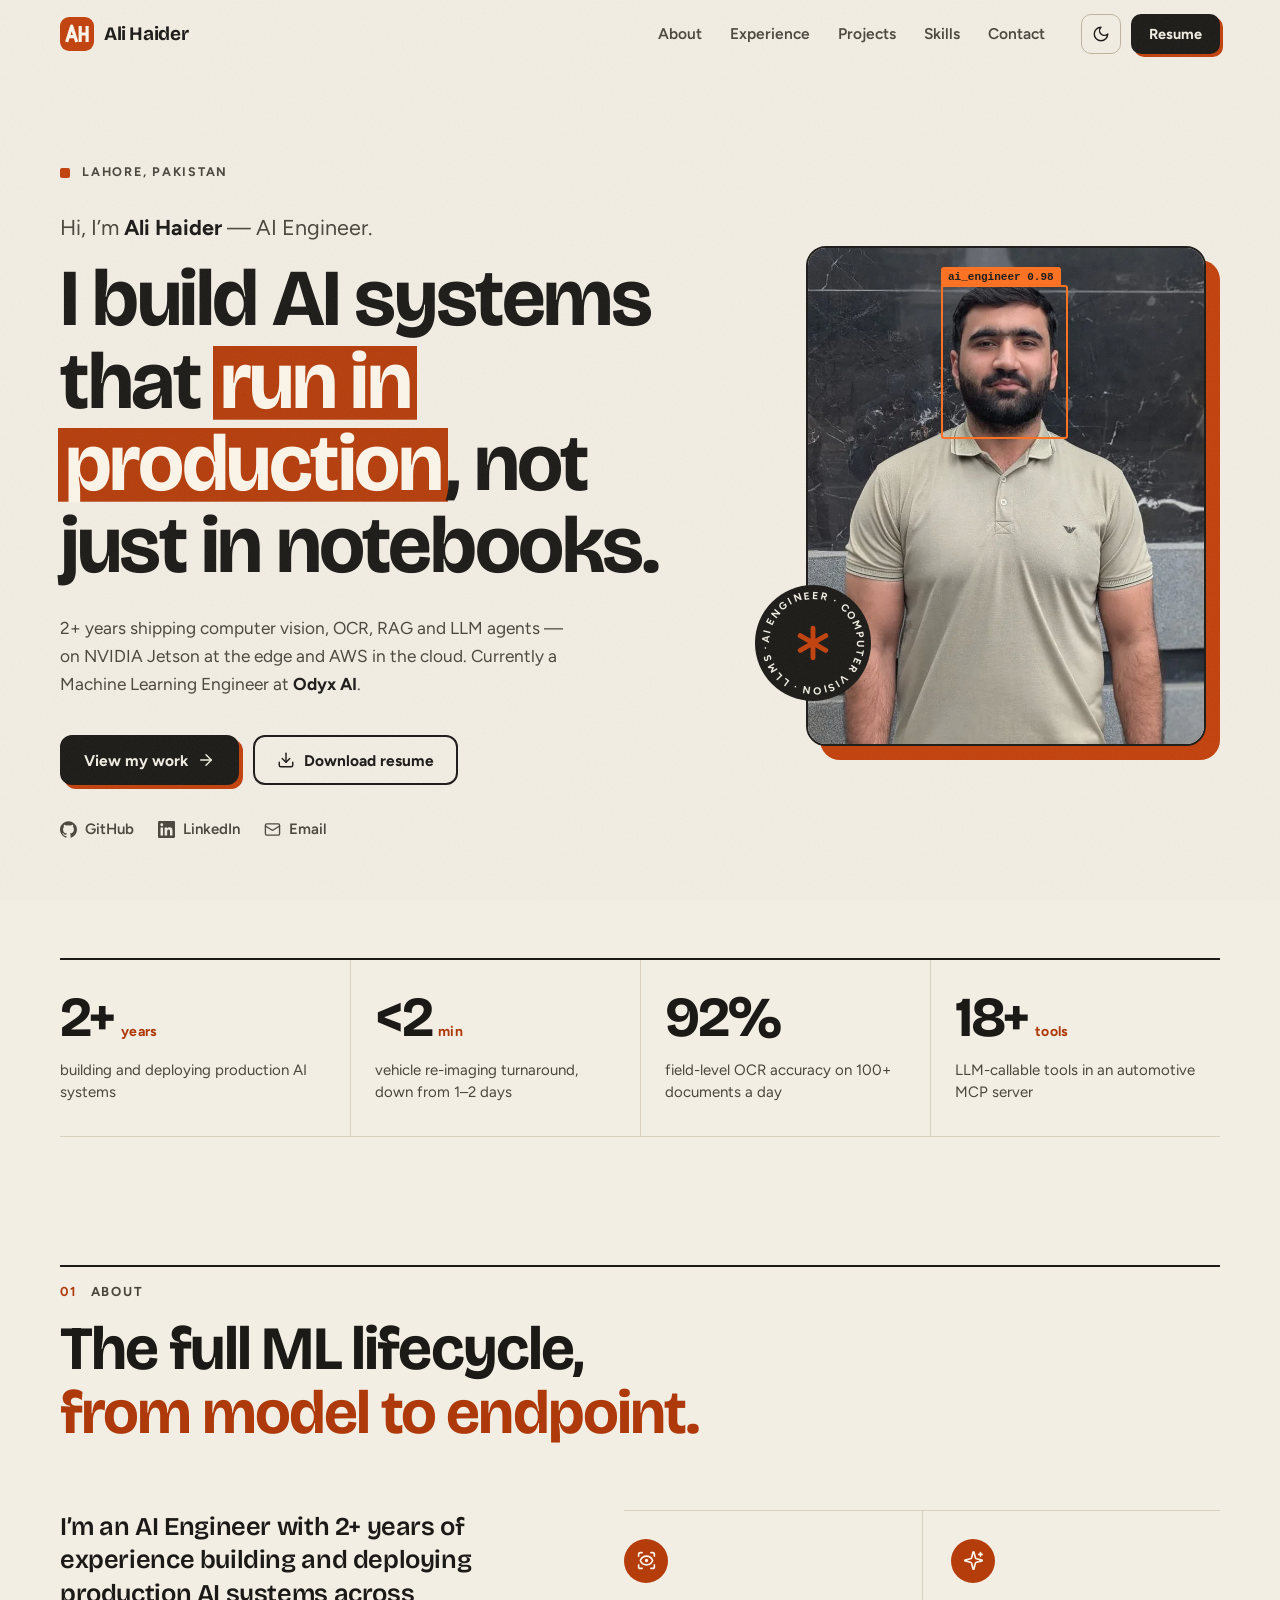
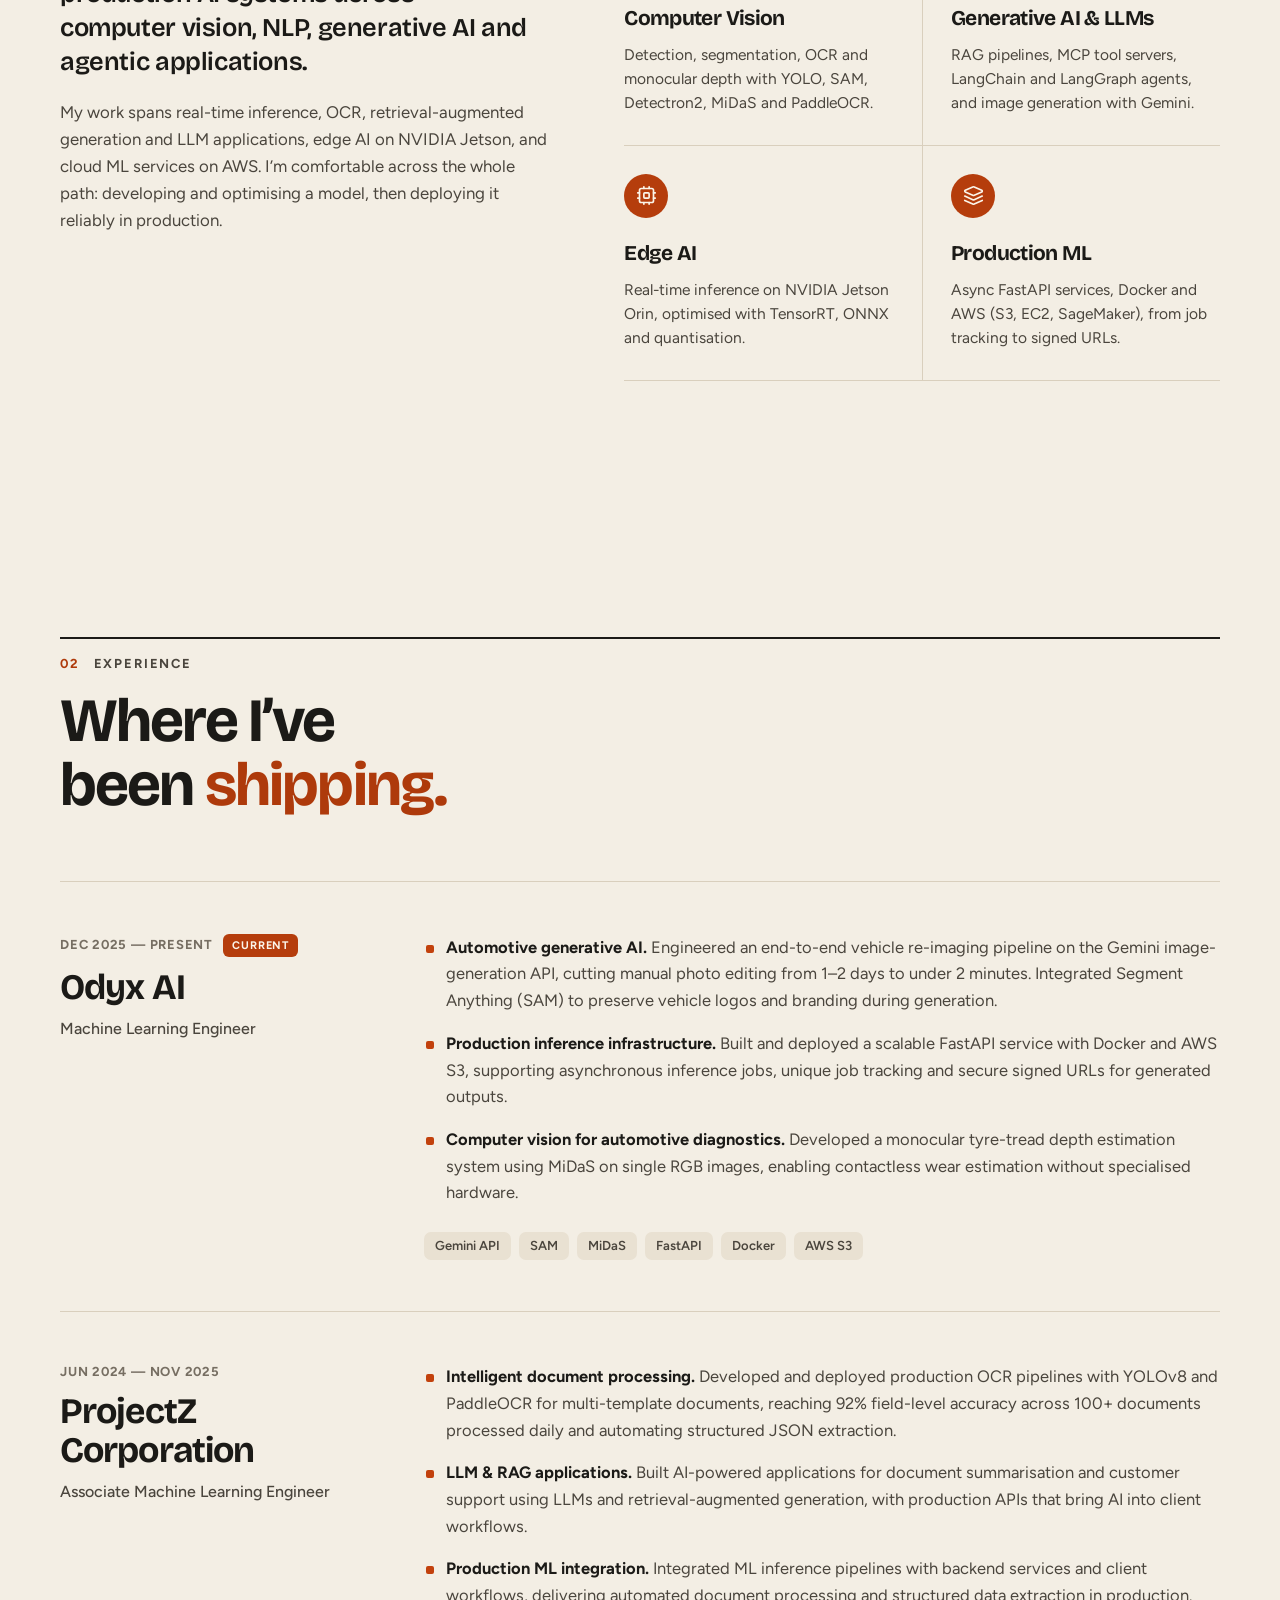
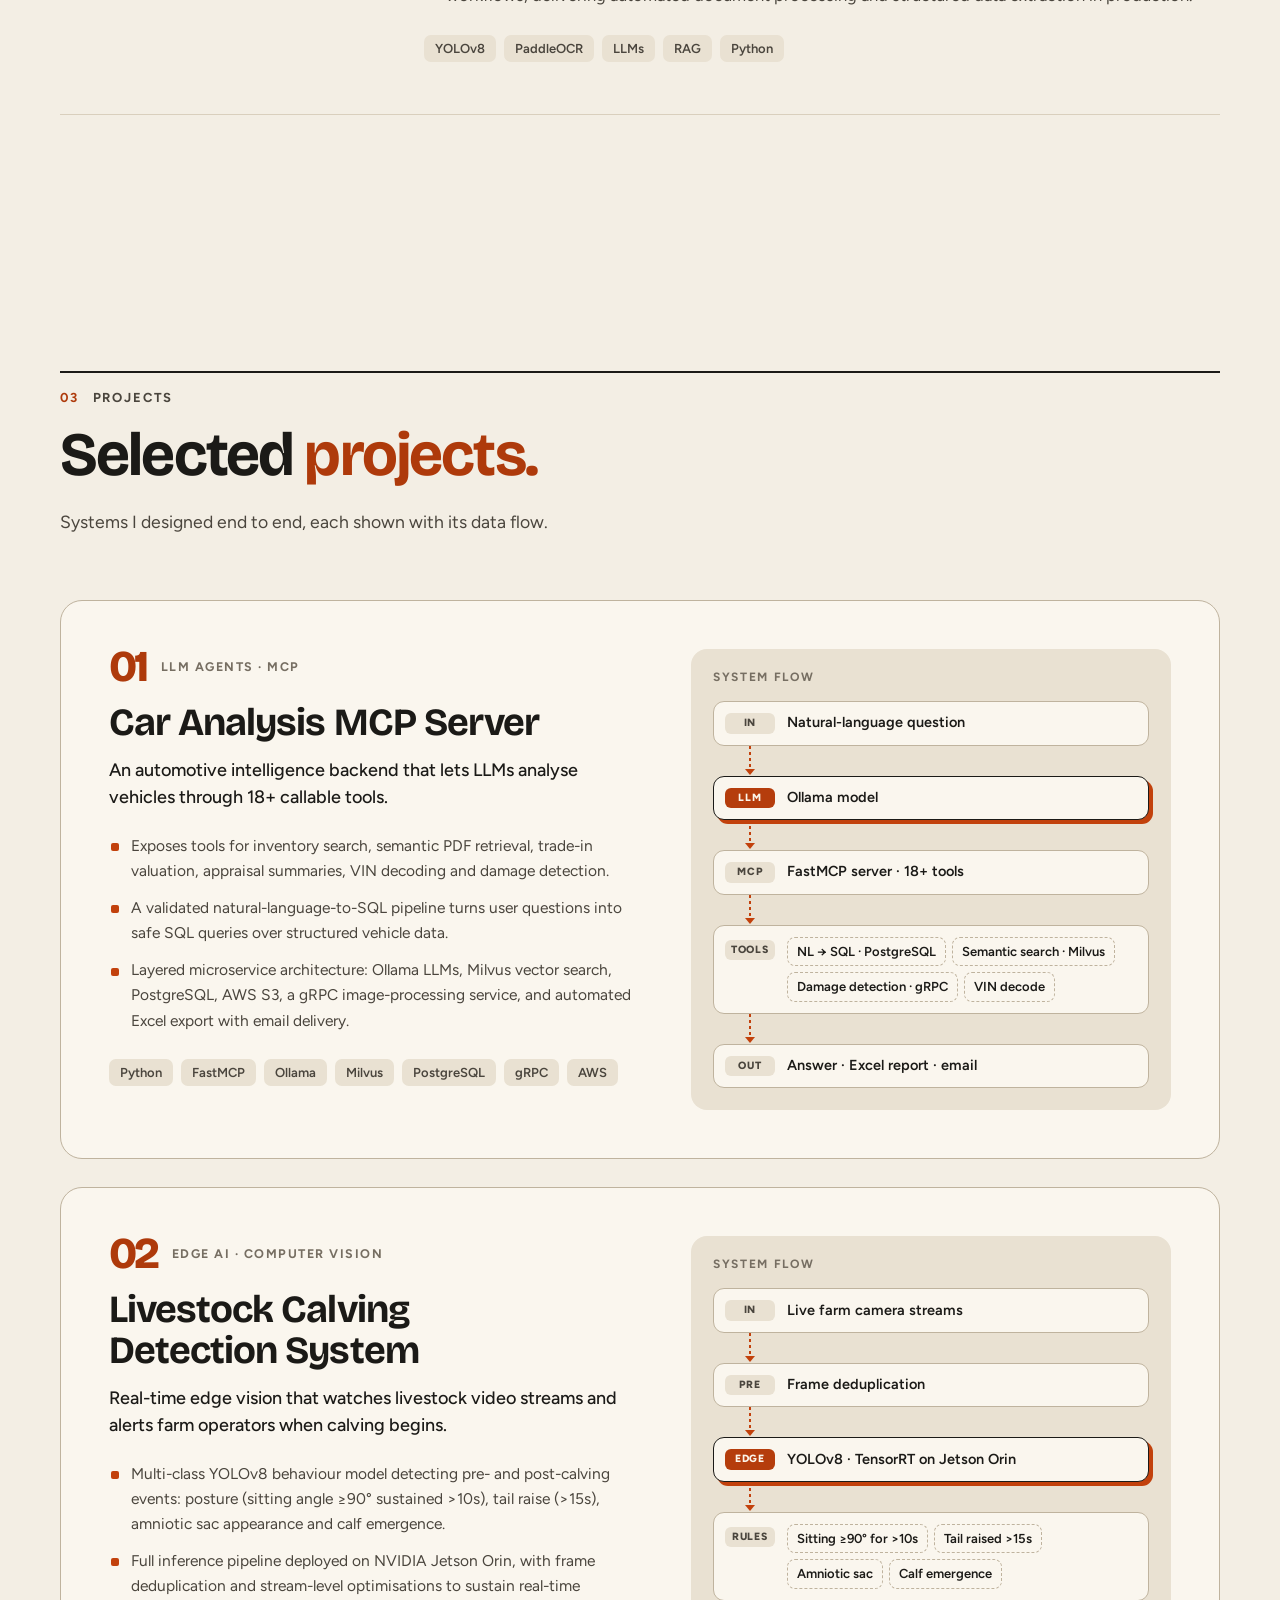
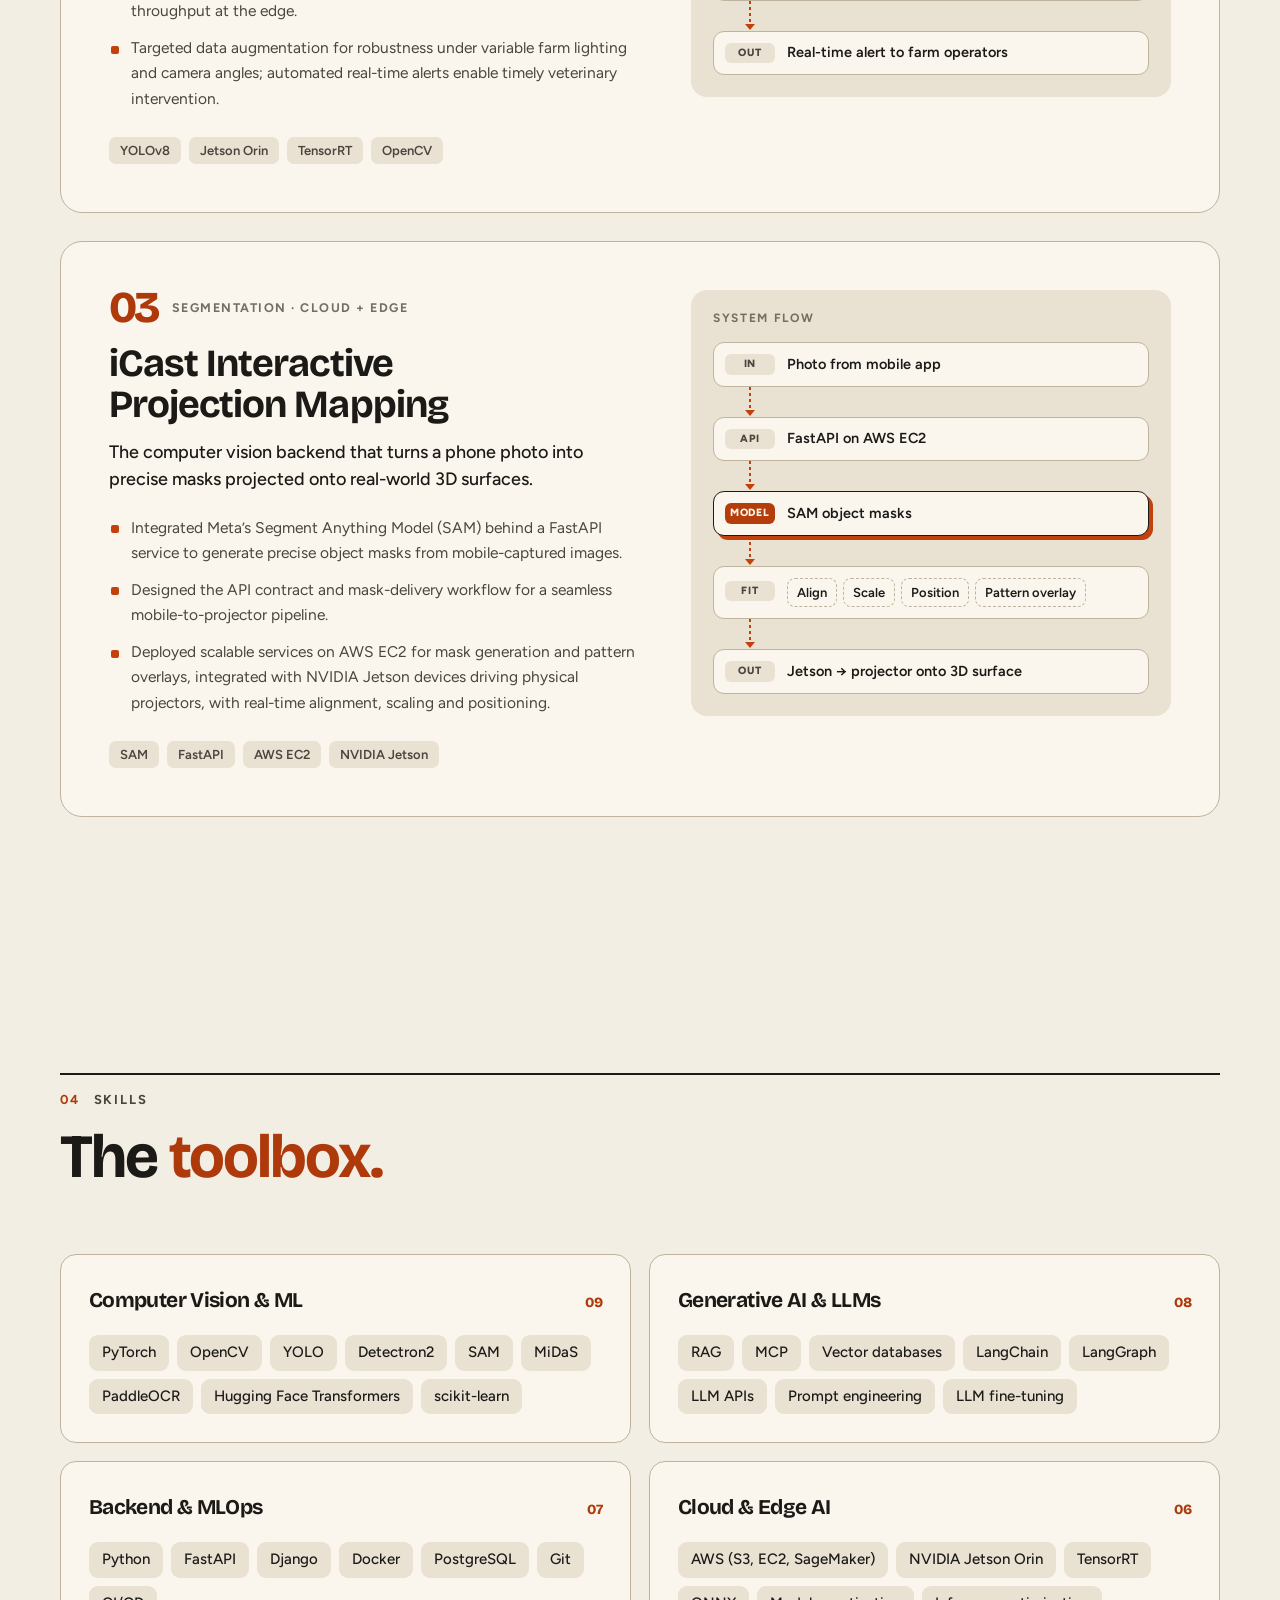
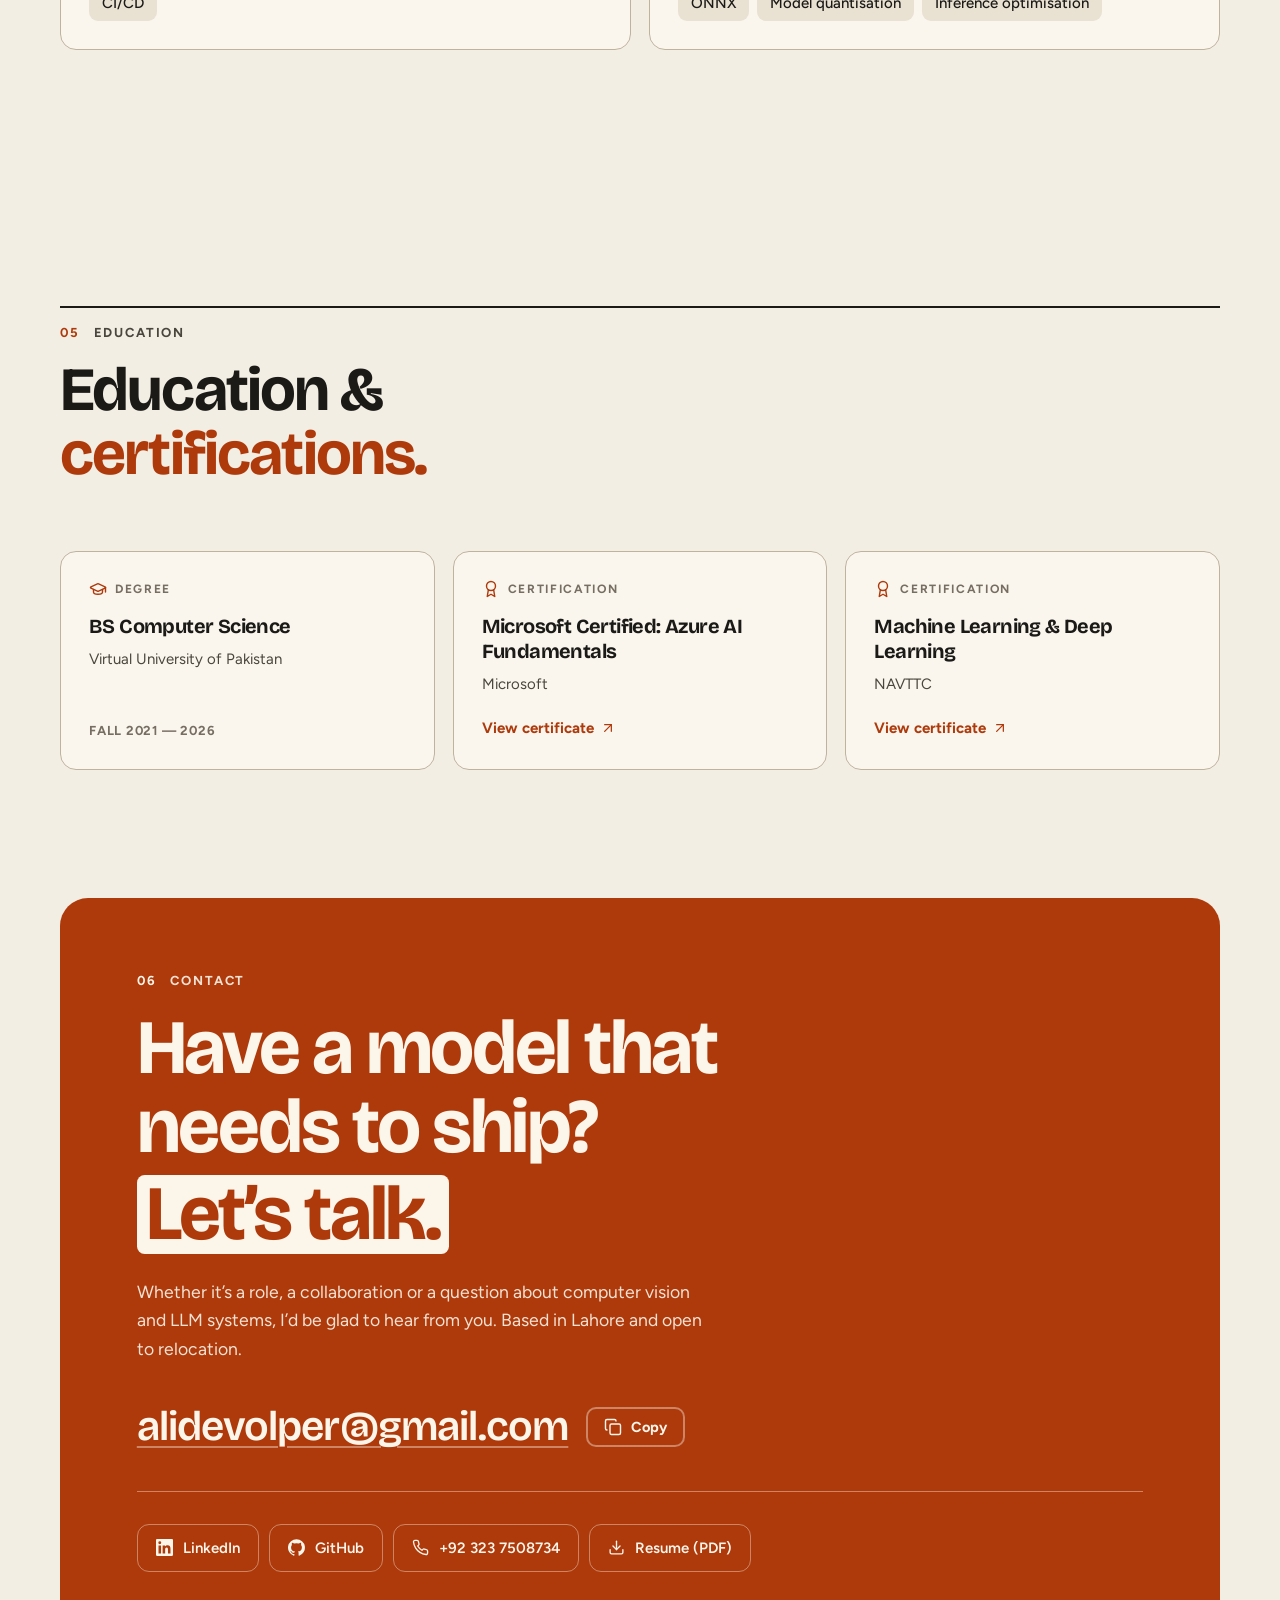
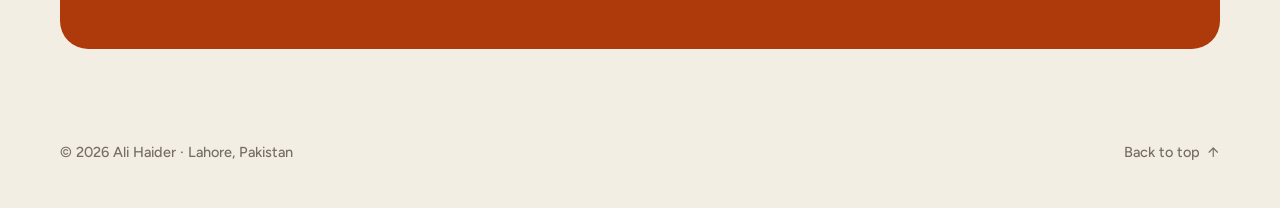
<file: index.html>
<!doctype html>
<html lang="en">
<head>
  <meta charset="utf-8">
  <meta name="viewport" content="width=device-width, initial-scale=1">
  <title>Ali Haider — AI Engineer</title>
  <meta name="description" content="Ali Haider is an AI Engineer in Lahore, Pakistan, building production computer vision, OCR, RAG and LLM systems, from NVIDIA Jetson edge devices to AWS.">
  <meta name="author" content="Ali Haider">
  <meta name="theme-color" content="#f3eee4" media="(prefers-color-scheme: light)">
  <meta name="theme-color" content="#1a1714" media="(prefers-color-scheme: dark)">

  <!-- Social previews (og:image must be a full URL for LinkedIn/WhatsApp to show it) -->
  <link rel="canonical" href="https://alihaider21.github.io/">
  <meta property="og:type" content="website">
  <meta property="og:url" content="https://alihaider21.github.io/">
  <meta property="og:title" content="Ali Haider — AI Engineer">
  <meta property="og:description" content="Production computer vision, generative AI and agentic systems, from edge devices to the cloud.">
  <meta property="og:image" content="https://alihaider21.github.io/assets/img/og-image.jpg">
  <meta name="twitter:card" content="summary_large_image">

  <link rel="icon" href="favicon.svg" type="image/svg+xml">
  <link rel="apple-touch-icon" href="assets/img/apple-touch-icon.png">

  <link rel="preconnect" href="https://fonts.googleapis.com">
  <link rel="preconnect" href="https://fonts.gstatic.com" crossorigin>
  <link href="https://fonts.googleapis.com/css2?family=Bricolage+Grotesque:opsz,wght@12..96,500..800&family=Figtree:ital,wght@0,400..700;1,400..700&display=swap" rel="stylesheet">
  <link rel="preload" as="image" href="assets/img/ali-haider.webp" type="image/webp">
  <link rel="stylesheet" href="css/style.css">

  <script>
    // Apply the saved theme before first paint to avoid a flash.
    (function () {
      var root = document.documentElement;
      root.classList.add('js');
      try { var t = localStorage.getItem('theme'); if (t === 'light' || t === 'dark') root.dataset.theme = t; } catch (e) {}
    })();
  </script>

  <script type="application/ld+json">
  {
    "@context": "https://schema.org",
    "@type": "Person",
    "name": "Ali Haider",
    "jobTitle": "AI Engineer",
    "email": "mailto:alidevolper@gmail.com",
    "address": { "@type": "PostalAddress", "addressLocality": "Lahore", "addressCountry": "PK" },
    "worksFor": { "@type": "Organization", "name": "Odyx AI" },
    "alumniOf": { "@type": "CollegeOrUniversity", "name": "Virtual University of Pakistan" },
    "sameAs": ["https://github.com/alihaider21", "https://www.linkedin.com/in/ali-haider-ai/"],
    "knowsAbout": ["Computer Vision", "Generative AI", "Large Language Models", "Retrieval-Augmented Generation", "Edge AI", "MLOps"]
  }
  </script>
</head>
<body>
  <!-- Icon sprite -->
  <svg class="sprite" aria-hidden="true" focusable="false">
    <symbol id="i-github" viewBox="0 0 24 24"><path fill="currentColor" stroke="none" d="M12 .3a12 12 0 0 0-3.8 23.38c.6.12.83-.26.83-.57L9 21.07c-3.34.72-4.04-1.61-4.04-1.61-.55-1.39-1.34-1.76-1.34-1.76-1.08-.74.09-.73.09-.73 1.2.09 1.84 1.24 1.84 1.24 1.07 1.83 2.81 1.3 3.5 1 .1-.78.42-1.31.76-1.61-2.67-.3-5.47-1.33-5.47-5.93 0-1.31.47-2.38 1.24-3.22-.14-.3-.54-1.52.1-3.18 0 0 1-.32 3.3 1.23a11.5 11.5 0 0 1 6 0c2.28-1.55 3.29-1.23 3.29-1.23.64 1.66.24 2.88.12 3.18a4.65 4.65 0 0 1 1.23 3.22c0 4.61-2.8 5.63-5.48 5.92.42.36.81 1.1.81 2.22l-.01 3.29c0 .31.2.69.82.57A12 12 0 0 0 12 .3"/></symbol>
    <symbol id="i-linkedin" viewBox="0 0 24 24"><path fill="currentColor" stroke="none" d="M20.45 20.45h-3.56v-5.57c0-1.33-.02-3.04-1.85-3.04-1.85 0-2.13 1.45-2.13 2.94v5.67H9.35V9h3.41v1.56h.05c.48-.9 1.64-1.85 3.37-1.85 3.6 0 4.27 2.37 4.27 5.46v6.28zM5.34 7.43a2.06 2.06 0 1 1 0-4.13 2.06 2.06 0 0 1 0 4.13zm1.78 13.02H3.56V9h3.56v11.45zM22.23 0H1.77C.79 0 0 .77 0 1.73v20.54C0 23.23.79 24 1.77 24h20.45c.98 0 1.78-.77 1.78-1.73V1.73C24 .77 23.2 0 22.22 0z"/></symbol>
    <symbol id="i-mail" viewBox="0 0 24 24"><rect x="2" y="4" width="20" height="16" rx="2"/><path d="m22 7-8.97 5.7a1.94 1.94 0 0 1-2.06 0L2 7"/></symbol>
    <symbol id="i-phone" viewBox="0 0 24 24"><path d="M22 16.92v3a2 2 0 0 1-2.18 2 19.8 19.8 0 0 1-8.63-3.07 19.5 19.5 0 0 1-6-6A19.8 19.8 0 0 1 2.12 4.18 2 2 0 0 1 4.11 2h3a2 2 0 0 1 2 1.72c.13.96.36 1.9.7 2.81a2 2 0 0 1-.45 2.11L8.09 9.91a16 16 0 0 0 6 6l1.27-1.27a2 2 0 0 1 2.11-.45c.91.34 1.85.57 2.81.7A2 2 0 0 1 22 16.92z"/></symbol>
    <symbol id="i-pin" viewBox="0 0 24 24"><path d="M20 10c0 6-8 12-8 12s-8-6-8-12a8 8 0 0 1 16 0Z"/><circle cx="12" cy="10" r="3"/></symbol>
    <symbol id="i-download" viewBox="0 0 24 24"><path d="M21 15v4a2 2 0 0 1-2 2H5a2 2 0 0 1-2-2v-4"/><path d="m7 10 5 5 5-5"/><path d="M12 15V3"/></symbol>
    <symbol id="i-arrow-right" viewBox="0 0 24 24"><path d="M5 12h14"/><path d="m12 5 7 7-7 7"/></symbol>
    <symbol id="i-arrow-up-right" viewBox="0 0 24 24"><path d="M7 7h10v10"/><path d="M7 17 17 7"/></symbol>
    <symbol id="i-arrow-up" viewBox="0 0 24 24"><path d="m5 12 7-7 7 7"/><path d="M12 19V5"/></symbol>
    <symbol id="i-sun" viewBox="0 0 24 24"><circle cx="12" cy="12" r="4"/><path d="M12 2v2M12 20v2M4.93 4.93l1.41 1.41M17.66 17.66l1.41 1.41M2 12h2M20 12h2M6.34 17.66l-1.41 1.41M19.07 4.93l-1.41 1.41"/></symbol>
    <symbol id="i-moon" viewBox="0 0 24 24"><path d="M12 3a6 6 0 0 0 9 9 9 9 0 1 1-9-9Z"/></symbol>
    <symbol id="i-menu" viewBox="0 0 24 24"><path d="M4 7h16M4 12h16M4 17h16"/></symbol>
    <symbol id="i-x" viewBox="0 0 24 24"><path d="M18 6 6 18M6 6l12 12"/></symbol>
    <symbol id="i-copy" viewBox="0 0 24 24"><rect x="8" y="8" width="14" height="14" rx="2"/><path d="M4 16a2 2 0 0 1-2-2V4a2 2 0 0 1 2-2h10a2 2 0 0 1 2 2"/></symbol>
    <symbol id="i-check" viewBox="0 0 24 24"><path d="M20 6 9 17l-5-5"/></symbol>
    <symbol id="i-scan" viewBox="0 0 24 24"><path d="M3 7V5a2 2 0 0 1 2-2h2M17 3h2a2 2 0 0 1 2 2v2M21 17v2a2 2 0 0 1-2 2h-2M7 21H5a2 2 0 0 1-2-2v-2"/><circle cx="12" cy="12" r="1"/><path d="M18.94 12.33a1 1 0 0 0 0-.66 7.5 7.5 0 0 0-13.88 0 1 1 0 0 0 0 .66 7.5 7.5 0 0 0 13.88 0"/></symbol>
    <symbol id="i-sparkles" viewBox="0 0 24 24"><path d="M9.94 15.5A2 2 0 0 0 8.5 14.06l-6.13-1.58a.5.5 0 0 1 0-.96L8.5 9.94A2 2 0 0 0 9.94 8.5l1.58-6.14a.5.5 0 0 1 .96 0l1.58 6.14a2 2 0 0 0 1.44 1.44l6.13 1.58a.5.5 0 0 1 0 .96l-6.13 1.58a2 2 0 0 0-1.44 1.44l-1.58 6.13a.5.5 0 0 1-.96 0z"/><path d="M20 3v4M22 5h-4"/></symbol>
    <symbol id="i-cpu" viewBox="0 0 24 24"><rect x="4" y="4" width="16" height="16" rx="2"/><rect x="9" y="9" width="6" height="6" rx="1"/><path d="M15 2v2M15 20v2M2 15h2M2 9h2M20 15h2M20 9h2M9 2v2M9 20v2"/></symbol>
    <symbol id="i-layers" viewBox="0 0 24 24"><path d="M12.83 2.18a2 2 0 0 0-1.66 0L2.6 6.08a1 1 0 0 0 0 1.83l8.58 3.91a2 2 0 0 0 1.66 0l8.58-3.9a1 1 0 0 0 0-1.83Z"/><path d="m22 17.65-9.17 4.16a2 2 0 0 1-1.66 0L2 17.65"/><path d="m22 12.65-9.17 4.16a2 2 0 0 1-1.66 0L2 12.65"/></symbol>
    <symbol id="i-cap" viewBox="0 0 24 24"><path d="M21.42 10.92a1 1 0 0 0-.02-1.84L12.83 5.18a2 2 0 0 0-1.66 0L2.6 9.08a1 1 0 0 0 0 1.83l8.57 3.91a2 2 0 0 0 1.66 0z"/><path d="M22 10v6"/><path d="M6 12.5V16a6 3 0 0 0 12 0v-3.5"/></symbol>
    <symbol id="i-award" viewBox="0 0 24 24"><circle cx="12" cy="8" r="6"/><path d="M15.48 12.89 17 22l-5-3-5 3 1.52-9.11"/></symbol>
  </svg>

  <a class="skip-link" href="#main">Skip to content</a>
  <div class="progress" aria-hidden="true"></div>

  <header class="site-header">
    <nav class="nav container" aria-label="Primary">
      <a class="brand" href="#top" aria-label="Ali Haider — back to top">
        <img class="brand-mark" src="favicon.svg" width="32" height="32" alt="">
        <span class="brand-name">Ali Haider</span>
      </a>

      <ul class="nav-links" id="nav-links">
        <li><a href="#about">About</a></li>
        <li><a href="#experience">Experience</a></li>
        <li><a href="#projects">Projects</a></li>
        <li><a href="#skills">Skills</a></li>
        <li><a href="#contact">Contact</a></li>
      </ul>

      <div class="nav-actions">
        <button class="icon-btn theme-toggle" type="button" aria-label="Toggle colour theme">
          <svg class="icon i-sun"><use href="#i-sun"/></svg>
          <svg class="icon i-moon"><use href="#i-moon"/></svg>
        </button>
        <a class="btn btn-sm btn-primary nav-resume" href="https://drive.google.com/file/d/10DHb1CscIpyzsxv9k8oUMbcNLwpF-wdC/view?usp=sharing" target="_blank" rel="noopener">Resume</a>
        <button class="icon-btn menu-toggle" type="button" aria-expanded="false" aria-controls="nav-links" aria-label="Open menu">
          <svg class="icon i-menu"><use href="#i-menu"/></svg>
          <svg class="icon i-x"><use href="#i-x"/></svg>
        </button>
      </div>
    </nav>
  </header>

  <main id="main">
    <!-- ============ HERO ============ -->
    <section class="hero" id="top">
      <div class="container hero-grid">
        <div class="hero-copy">
          <p class="eyebrow"><span class="dot" aria-hidden="true"></span>Lahore, Pakistan</p>
          <h1 class="hero-title">
            <span class="hero-hello">Hi, I’m <strong>Ali Haider</strong> — AI Engineer.</span>
            <span class="hero-statement">I build AI systems that <em>run in production</em>, not just in notebooks.</span>
          </h1>
          <p class="hero-lede">
            2+ years shipping computer vision, OCR, RAG and LLM agents — on NVIDIA Jetson at the edge and AWS in the cloud.
            Currently a Machine Learning Engineer at <strong>Odyx&nbsp;AI</strong>.
          </p>
          <div class="hero-cta">
            <a class="btn btn-primary" href="#projects">View my work <svg class="icon"><use href="#i-arrow-right"/></svg></a>
            <a class="btn btn-ghost" href="https://drive.google.com/file/d/10DHb1CscIpyzsxv9k8oUMbcNLwpF-wdC/view?usp=sharing" target="_blank" rel="noopener"><svg class="icon"><use href="#i-download"/></svg> Download resume</a>
          </div>
          <ul class="hero-social" aria-label="Profiles">
            <li><a href="https://github.com/alihaider21" target="_blank" rel="noopener"><svg class="icon"><use href="#i-github"/></svg> GitHub</a></li>
            <li><a href="https://www.linkedin.com/in/ali-haider-ai/" target="_blank" rel="noopener"><svg class="icon"><use href="#i-linkedin"/></svg> LinkedIn</a></li>
            <li><a href="mailto:alidevolper@gmail.com"><svg class="icon"><use href="#i-mail"/></svg> Email</a></li>
          </ul>
        </div>

        <figure class="hero-photo">
          <div class="photo-frame">
            <picture>
              <source srcset="assets/img/ali-haider.webp" type="image/webp">
              <img src="assets/img/ali-haider.jpg" width="760" height="950" alt="Portrait of Ali Haider" fetchpriority="high">
            </picture>
            <div class="bbox" aria-hidden="true"><span class="bbox-label">ai_engineer <b>0.98</b></span></div>
          </div>
          <svg class="sticker" viewBox="0 0 120 120" aria-hidden="true" focusable="false">
            <defs><path id="sticker-ring" d="M60 60m-45 0a45 45 0 1 1 90 0a45 45 0 1 1-90 0"/></defs>
            <circle class="sticker-bg" cx="60" cy="60" r="59"/>
            <g class="sticker-spin">
              <text><textPath href="#sticker-ring" textLength="280" lengthAdjust="spacing">AI ENGINEER · COMPUTER VISION · LLMS ·</textPath></text>
            </g>
            <path class="sticker-star" d="M60 45v30M47 52.5l26 15M47 67.5l26-15"/>
          </svg>
        </figure>
      </div>

      <div class="container">
        <ul class="stats" aria-label="Highlights">
          <li class="stat reveal">
            <p class="stat-value">2+<small>years</small></p>
            <p class="stat-label">building and deploying production AI systems</p>
          </li>
          <li class="stat reveal">
            <p class="stat-value">&lt;2<small>min</small></p>
            <p class="stat-label">vehicle re-imaging turnaround, down from 1–2 days</p>
          </li>
          <li class="stat reveal">
            <p class="stat-value">92%</p>
            <p class="stat-label">field-level OCR accuracy on 100+ documents a day</p>
          </li>
          <li class="stat reveal">
            <p class="stat-value">18+<small>tools</small></p>
            <p class="stat-label">LLM-callable tools in an automotive MCP server</p>
          </li>
        </ul>
      </div>
    </section>

    <!-- ============ ABOUT ============ -->
    <section class="section" id="about">
      <div class="container">
        <header class="section-head reveal">
          <p class="section-kicker"><span>01</span>About</p>
          <h2 class="section-title">The full ML lifecycle, <em>from model to endpoint.</em></h2>
        </header>

        <div class="about-grid">
          <div class="about-text reveal">
            <p>I’m an AI Engineer with 2+ years of experience building and deploying production AI systems across computer vision, NLP, generative AI and agentic applications.</p>
            <p>My work spans real-time inference, OCR, retrieval-augmented generation and LLM applications, edge AI on NVIDIA Jetson, and cloud ML services on AWS. I’m comfortable across the whole path: developing and optimising a model, then deploying it reliably in production.</p>
          </div>

          <ul class="focus-grid">
            <li class="focus-card reveal">
              <span class="focus-icon"><svg class="icon"><use href="#i-scan"/></svg></span>
              <h3>Computer Vision</h3>
              <p>Detection, segmentation, OCR and monocular depth with YOLO, SAM, Detectron2, MiDaS and PaddleOCR.</p>
            </li>
            <li class="focus-card reveal">
              <span class="focus-icon"><svg class="icon"><use href="#i-sparkles"/></svg></span>
              <h3>Generative AI &amp; LLMs</h3>
              <p>RAG pipelines, MCP tool servers, LangChain and LangGraph agents, and image generation with Gemini.</p>
            </li>
            <li class="focus-card reveal">
              <span class="focus-icon"><svg class="icon"><use href="#i-cpu"/></svg></span>
              <h3>Edge AI</h3>
              <p>Real-time inference on NVIDIA Jetson Orin, optimised with TensorRT, ONNX and quantisation.</p>
            </li>
            <li class="focus-card reveal">
              <span class="focus-icon"><svg class="icon"><use href="#i-layers"/></svg></span>
              <h3>Production ML</h3>
              <p>Async FastAPI services, Docker and AWS (S3, EC2, SageMaker), from job tracking to signed URLs.</p>
            </li>
          </ul>
        </div>
      </div>
    </section>

    <!-- ============ EXPERIENCE ============ -->
    <section class="section" id="experience">
      <div class="container">
        <header class="section-head reveal">
          <p class="section-kicker"><span>02</span>Experience</p>
          <h2 class="section-title">Where I’ve been <em>shipping.</em></h2>
        </header>

        <ol class="timeline">
          <li class="role reveal">
            <div class="role-meta">
              <p class="role-dates">Dec 2025 — Present <span class="badge">Current</span></p>
              <h3 class="role-company">Odyx AI</h3>
              <p class="role-title">Machine Learning Engineer</p>
            </div>
            <div class="role-body">
              <ul class="points">
                <li><strong>Automotive generative AI.</strong> Engineered an end-to-end vehicle re-imaging pipeline on the Gemini image-generation API, cutting manual photo editing from 1–2 days to under 2 minutes. Integrated Segment Anything (SAM) to preserve vehicle logos and branding during generation.</li>
                <li><strong>Production inference infrastructure.</strong> Built and deployed a scalable FastAPI service with Docker and AWS S3, supporting asynchronous inference jobs, unique job tracking and secure signed URLs for generated outputs.</li>
                <li><strong>Computer vision for automotive diagnostics.</strong> Developed a monocular tyre-tread depth estimation system using MiDaS on single RGB images, enabling contactless wear estimation without specialised hardware.</li>
              </ul>
              <ul class="tags" aria-label="Technologies">
                <li>Gemini API</li><li>SAM</li><li>MiDaS</li><li>FastAPI</li><li>Docker</li><li>AWS S3</li>
              </ul>
            </div>
          </li>

          <li class="role reveal">
            <div class="role-meta">
              <p class="role-dates">Jun 2024 — Nov 2025</p>
              <h3 class="role-company">ProjectZ Corporation</h3>
              <p class="role-title">Associate Machine Learning Engineer</p>
            </div>
            <div class="role-body">
              <ul class="points">
                <li><strong>Intelligent document processing.</strong> Developed and deployed production OCR pipelines with YOLOv8 and PaddleOCR for multi-template documents, reaching 92% field-level accuracy across 100+ documents processed daily and automating structured JSON extraction.</li>
                <li><strong>LLM &amp; RAG applications.</strong> Built AI-powered applications for document summarisation and customer support using LLMs and retrieval-augmented generation, with production APIs that bring AI into client workflows.</li>
                <li><strong>Production ML integration.</strong> Integrated ML inference pipelines with backend services and client workflows, delivering automated document processing and structured data extraction in production.</li>
              </ul>
              <ul class="tags" aria-label="Technologies">
                <li>YOLOv8</li><li>PaddleOCR</li><li>LLMs</li><li>RAG</li><li>Python</li>
              </ul>
            </div>
          </li>
        </ol>
      </div>
    </section>

    <!-- ============ PROJECTS ============ -->
    <section class="section" id="projects">
      <div class="container">
        <header class="section-head reveal">
          <p class="section-kicker"><span>03</span>Projects</p>
          <h2 class="section-title">Selected <em>projects.</em></h2>
          <p class="section-sub">Systems I designed end to end, each shown with its data flow.</p>
        </header>

        <div class="projects">
          <!-- Project 1 -->
          <article class="project reveal">
            <div class="project-info">
              <p class="project-num"><span>01</span> LLM agents · MCP</p>
              <h3 class="project-title">Car Analysis MCP Server</h3>
              <p class="project-summary">An automotive intelligence backend that lets LLMs analyse vehicles through 18+ callable tools.</p>
              <ul class="points">
                <li>Exposes tools for inventory search, semantic PDF retrieval, trade-in valuation, appraisal summaries, VIN decoding and damage detection.</li>
                <li>A validated natural-language-to-SQL pipeline turns user questions into safe SQL queries over structured vehicle data.</li>
                <li>Layered microservice architecture: Ollama LLMs, Milvus vector search, PostgreSQL, AWS S3, a gRPC image-processing service, and automated Excel export with email delivery.</li>
              </ul>
              <ul class="tags" aria-label="Technologies">
                <li>Python</li><li>FastMCP</li><li>Ollama</li><li>Milvus</li><li>PostgreSQL</li><li>gRPC</li><li>AWS</li>
              </ul>
            </div>
            <div class="pipeline-panel">
              <p class="pipeline-caption"><span>system flow</span></p>
              <ol class="pipeline" aria-label="Car Analysis MCP Server data flow">
                <li class="node"><span class="node-k">in</span>Natural-language question</li>
                <li class="node node-accent"><span class="node-k">llm</span>Ollama model</li>
                <li class="node"><span class="node-k">mcp</span>FastMCP server · 18+ tools</li>
                <li class="node node-fan"><span class="node-k">tools</span>
                  <span class="fan"><span>NL → SQL · PostgreSQL</span><span>Semantic search · Milvus</span><span>Damage detection · gRPC</span><span>VIN decode</span></span>
                </li>
                <li class="node"><span class="node-k">out</span>Answer · Excel report · email</li>
              </ol>
            </div>
          </article>

          <!-- Project 2 -->
          <article class="project reveal">
            <div class="project-info">
              <p class="project-num"><span>02</span> Edge AI · Computer vision</p>
              <h3 class="project-title">Livestock Calving Detection System</h3>
              <p class="project-summary">Real-time edge vision that watches livestock video streams and alerts farm operators when calving begins.</p>
              <ul class="points">
                <li>Multi-class YOLOv8 behaviour model detecting pre- and post-calving events: posture (sitting angle ≥90° sustained &gt;10s), tail raise (&gt;15s), amniotic sac appearance and calf emergence.</li>
                <li>Full inference pipeline deployed on NVIDIA Jetson Orin, with frame deduplication and stream-level optimisations to sustain real-time throughput at the edge.</li>
                <li>Targeted data augmentation for robustness under variable farm lighting and camera angles; automated real-time alerts enable timely veterinary intervention.</li>
              </ul>
              <ul class="tags" aria-label="Technologies">
                <li>YOLOv8</li><li>Jetson Orin</li><li>TensorRT</li><li>OpenCV</li>
              </ul>
            </div>
            <div class="pipeline-panel">
              <p class="pipeline-caption"><span>system flow</span></p>
              <ol class="pipeline" aria-label="Livestock Calving Detection data flow">
                <li class="node"><span class="node-k">in</span>Live farm camera streams</li>
                <li class="node"><span class="node-k">pre</span>Frame deduplication</li>
                <li class="node node-accent"><span class="node-k">edge</span>YOLOv8 · TensorRT on Jetson Orin</li>
                <li class="node node-fan"><span class="node-k">rules</span>
                  <span class="fan"><span>Sitting ≥90° for &gt;10s</span><span>Tail raised &gt;15s</span><span>Amniotic sac</span><span>Calf emergence</span></span>
                </li>
                <li class="node"><span class="node-k">out</span>Real-time alert to farm operators</li>
              </ol>
            </div>
          </article>

          <!-- Project 3 -->
          <article class="project reveal">
            <div class="project-info">
              <p class="project-num"><span>03</span> Segmentation · Cloud + edge</p>
              <h3 class="project-title">iCast Interactive Projection Mapping</h3>
              <p class="project-summary">The computer vision backend that turns a phone photo into precise masks projected onto real-world 3D surfaces.</p>
              <ul class="points">
                <li>Integrated Meta’s Segment Anything Model (SAM) behind a FastAPI service to generate precise object masks from mobile-captured images.</li>
                <li>Designed the API contract and mask-delivery workflow for a seamless mobile-to-projector pipeline.</li>
                <li>Deployed scalable services on AWS EC2 for mask generation and pattern overlays, integrated with NVIDIA Jetson devices driving physical projectors, with real-time alignment, scaling and positioning.</li>
              </ul>
              <ul class="tags" aria-label="Technologies">
                <li>SAM</li><li>FastAPI</li><li>AWS EC2</li><li>NVIDIA Jetson</li>
              </ul>
            </div>
            <div class="pipeline-panel">
              <p class="pipeline-caption"><span>system flow</span></p>
              <ol class="pipeline" aria-label="iCast projection mapping data flow">
                <li class="node"><span class="node-k">in</span>Photo from mobile app</li>
                <li class="node"><span class="node-k">api</span>FastAPI on AWS EC2</li>
                <li class="node node-accent"><span class="node-k">model</span>SAM object masks</li>
                <li class="node node-fan"><span class="node-k">fit</span>
                  <span class="fan"><span>Align</span><span>Scale</span><span>Position</span><span>Pattern overlay</span></span>
                </li>
                <li class="node"><span class="node-k">out</span>Jetson → projector onto 3D surface</li>
              </ol>
            </div>
          </article>
        </div>
      </div>
    </section>

    <!-- ============ SKILLS ============ -->
    <section class="section" id="skills">
      <div class="container">
        <header class="section-head reveal">
          <p class="section-kicker"><span>04</span>Skills</p>
          <h2 class="section-title">The <em>toolbox.</em></h2>
        </header>

        <div class="skills-grid">
          <div class="skill-group reveal">
            <h3>Computer Vision &amp; ML <span>09</span></h3>
            <ul class="chips">
              <li>PyTorch</li><li>OpenCV</li><li>YOLO</li><li>Detectron2</li><li>SAM</li><li>MiDaS</li><li>PaddleOCR</li><li>Hugging Face Transformers</li><li>scikit-learn</li>
            </ul>
          </div>
          <div class="skill-group reveal">
            <h3>Generative AI &amp; LLMs <span>08</span></h3>
            <ul class="chips">
              <li>RAG</li><li>MCP</li><li>Vector databases</li><li>LangChain</li><li>LangGraph</li><li>LLM APIs</li><li>Prompt engineering</li><li>LLM fine-tuning</li>
            </ul>
          </div>
          <div class="skill-group reveal">
            <h3>Backend &amp; MLOps <span>07</span></h3>
            <ul class="chips">
              <li>Python</li><li>FastAPI</li><li>Django</li><li>Docker</li><li>PostgreSQL</li><li>Git</li><li>CI/CD</li>
            </ul>
          </div>
          <div class="skill-group reveal">
            <h3>Cloud &amp; Edge AI <span>06</span></h3>
            <ul class="chips">
              <li>AWS (S3, EC2, SageMaker)</li><li>NVIDIA Jetson Orin</li><li>TensorRT</li><li>ONNX</li><li>Model quantisation</li><li>Inference optimisation</li>
            </ul>
          </div>
        </div>
      </div>
    </section>

    <!-- ============ EDUCATION ============ -->
    <section class="section" id="education">
      <div class="container">
        <header class="section-head reveal">
          <p class="section-kicker"><span>05</span>Education</p>
          <h2 class="section-title">Education &amp; <em>certifications.</em></h2>
        </header>

        <div class="cred-grid">
          <article class="cred reveal">
            <p class="cred-type"><svg class="icon"><use href="#i-cap"/></svg> Degree</p>
            <h3>BS Computer Science</h3>
            <p>Virtual University of Pakistan</p>
            <p class="cred-date">Fall 2021 — 2026</p>
          </article>
          <article class="cred reveal">
            <p class="cred-type"><svg class="icon"><use href="#i-award"/></svg> Certification</p>
            <h3>Microsoft Certified: Azure AI Fundamentals</h3>
            <p>Microsoft</p>
            <a class="cred-link" href="https://drive.google.com/file/d/1oRyeNM0Uiy5yTXONDzXL1voBbHAKOyWp/view?usp=sharing" target="_blank" rel="noopener">View certificate <svg class="icon"><use href="#i-arrow-up-right"/></svg></a>
          </article>
          <article class="cred reveal">
            <p class="cred-type"><svg class="icon"><use href="#i-award"/></svg> Certification</p>
            <h3>Machine Learning &amp; Deep Learning</h3>
            <p>NAVTTC</p>
            <a class="cred-link" href="https://drive.google.com/file/d/1hh8k2XUO2yOLoJEOIIGF-Mi_9r4gMixx/view?usp=sharing" target="_blank" rel="noopener">View certificate <svg class="icon"><use href="#i-arrow-up-right"/></svg></a>
          </article>
        </div>
      </div>
    </section>

    <!-- ============ CONTACT ============ -->
    <section class="section section-contact" id="contact">
      <div class="container">
        <div class="contact-panel reveal">
          <p class="section-kicker"><span>06</span>Contact</p>
          <h2 class="contact-title">Have a model that needs to ship? <em>Let’s&nbsp;talk.</em></h2>
          <p class="contact-lede">Whether it’s a role, a collaboration or a question about computer vision and LLM systems, I’d be glad to hear from you. Based in Lahore and open to relocation.</p>

          <div class="email-row">
            <a class="email-link" href="mailto:alidevolper@gmail.com">alidevolper@gmail.com</a>
            <button class="btn btn-sm copy-btn" type="button" data-copy="alidevolper@gmail.com">
              <svg class="icon i-copy"><use href="#i-copy"/></svg>
              <svg class="icon i-check"><use href="#i-check"/></svg>
              <span aria-live="polite">Copy</span>
            </button>
          </div>

          <ul class="contact-links">
            <li><a href="https://www.linkedin.com/in/ali-haider-ai/" target="_blank" rel="noopener"><svg class="icon"><use href="#i-linkedin"/></svg> LinkedIn</a></li>
            <li><a href="https://github.com/alihaider21" target="_blank" rel="noopener"><svg class="icon"><use href="#i-github"/></svg> GitHub</a></li>
            <li><a href="tel:+923237508734"><svg class="icon"><use href="#i-phone"/></svg> +92 323 7508734</a></li>
            <li><a href="https://drive.google.com/file/d/10DHb1CscIpyzsxv9k8oUMbcNLwpF-wdC/view?usp=sharing" target="_blank" rel="noopener"><svg class="icon"><use href="#i-download"/></svg> Resume (PDF)</a></li>
          </ul>
        </div>
      </div>
    </section>
  </main>

  <footer class="site-footer">
    <div class="container footer-inner">
      <p>© <span id="year">2026</span> Ali Haider · Lahore, Pakistan</p>
      <a class="back-top" href="#top">Back to top <svg class="icon"><use href="#i-arrow-up"/></svg></a>
    </div>
  </footer>

  <script src="js/main.js" defer></script>
</body>
</html>
</file>
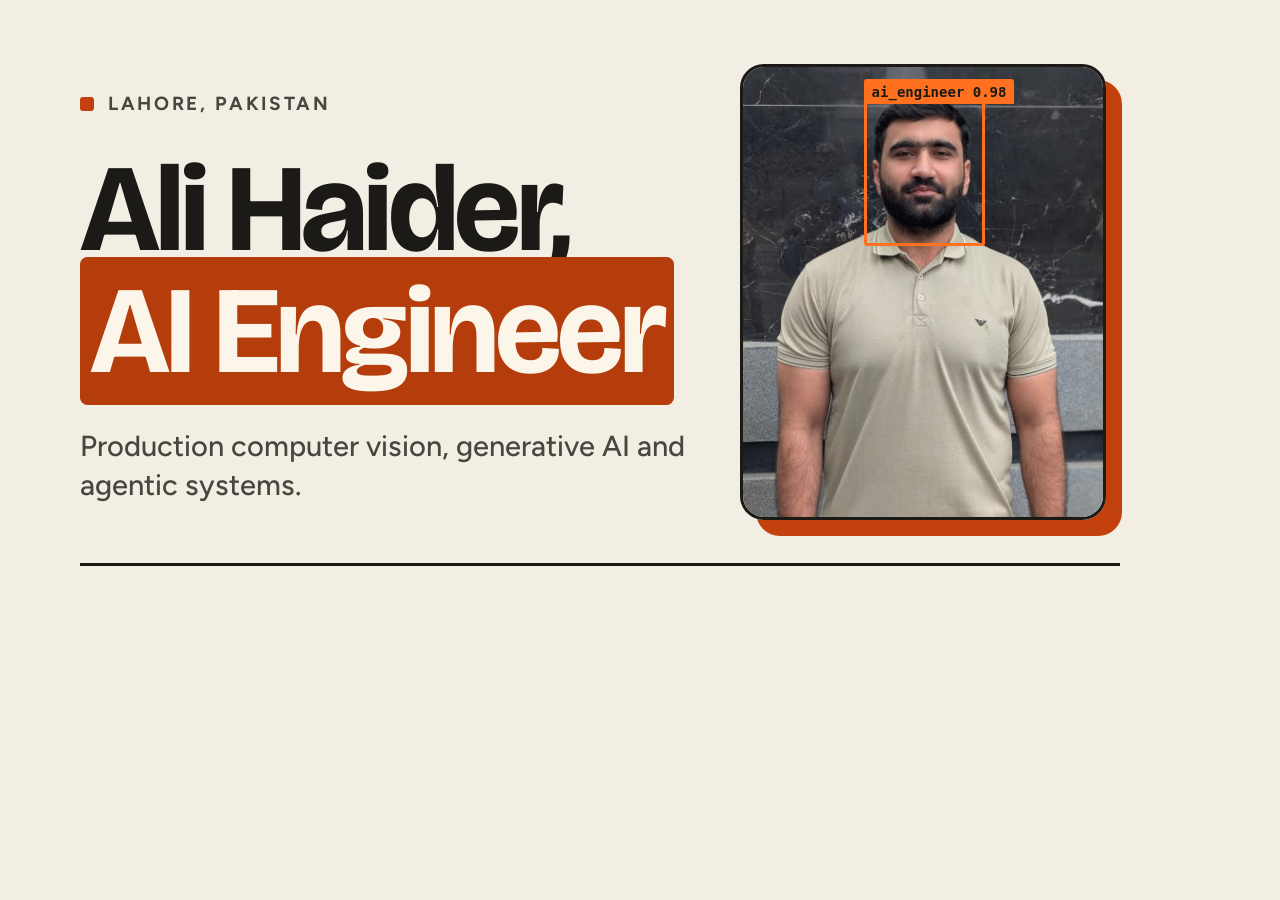
<file: assets/og-template.html>
<!doctype html>
<!-- Source for assets/img/og-image.jpg (1200×630 social preview). Not linked from the site. -->
<html lang="en">
<head>
<meta charset="utf-8">
<title>OG image template</title>
<link href="https://fonts.googleapis.com/css2?family=Bricolage+Grotesque:opsz,wght@12..96,500..800&family=Figtree:wght@500;700&display=block" rel="stylesheet">
<style>
  html, body { margin: 0; }
  body {
    width: 1200px; height: 630px; overflow: hidden; position: relative;
    background: #f3eee4; color: #1b1a17; font-family: "Figtree", sans-serif;
  }
  .copy { position: absolute; left: 80px; top: 92px; width: 620px; }
  .kicker { display: flex; align-items: center; gap: 14px; font-weight: 700; font-size: 19px; letter-spacing: .14em; text-transform: uppercase; color: #4a453d; }
  .kicker::before { content: ""; width: 14px; height: 14px; border-radius: 3px; background: #c2410c; }
  h1 { margin: 34px 0 0; font: 700 124px/0.98 "Bricolage Grotesque", sans-serif; letter-spacing: -.03em; }
  h1 em { font-style: normal; color: #fbf5ea; background: #b53d0c; padding: 0 .08em; border-radius: .06em; }
  p { margin: 34px 0 0; font-size: 29px; line-height: 1.35; font-weight: 500; color: #4a453d; }
  .rule { position: absolute; left: 80px; right: 80px; bottom: 64px; border-top: 3px solid #1b1a17; }
  .photo { position: absolute; right: 94px; top: 64px; width: 360px; height: 450px; border: 3px solid #1b1a17; border-radius: 24px; overflow: hidden; box-shadow: 16px 16px 0 #c2410c; }
  .photo img { width: 100%; height: 100%; object-fit: cover; display: block; }
  .bbox { position: absolute; left: 33.5%; top: 7.5%; width: 32%; height: 31%; border: 3px solid #ff701f; border-radius: 3px; }
  .bbox span { position: absolute; left: -3px; bottom: 100%; background: #ff701f; color: #1b1a17; font: 700 14px/1 ui-monospace, Menlo, monospace; padding: 6px 8px 5px; border-radius: 3px 3px 0 0; white-space: nowrap; }
</style>
</head>
<body>
  <div class="copy">
    <div class="kicker">Lahore, Pakistan</div>
    <h1>Ali Haider, <em>AI&nbsp;Engineer</em></h1>
    <p>Production computer vision, generative AI and agentic systems.</p>
  </div>
  <div class="photo">
    <img src="img/ali-haider.jpg" alt="">
    <div class="bbox"><span>ai_engineer 0.98</span></div>
  </div>
  <div class="rule"></div>
</body>
</html>
</file>
<file: css/style.css>
/* ==========================================================================
   Ali Haider — Portfolio  ·  "Warm editorial" theme
   ========================================================================== */

/* ---------- Design tokens ---------- */
:root {
  --bg: #f3eee4;            /* cream paper */
  --bg-elev: #faf6ee;
  --surface: #e9e1d2;
  --text: #1b1a17;          /* ink */
  --text-2: #4a453d;
  --text-3: #766e62;
  --line: #d9cfbd;
  --line-strong: #bfb39e;
  --rule: #1b1a17;          /* heavy editorial rules */
  --accent: #c2410c;        /* rust — fills, lines, shadows */
  --accent-text: #ae3a0b;   /* rust used as text (AA on cream) */
  --accent-soft: rgba(194, 65, 12, 0.1);
  --hl-bg: #b53d0c;         /* highlighter + fills behind cream text (AA in both themes) */
  --hl-ink: #fbf5ea;
  --btn-bg: #1b1a17;
  --btn-ink: #f3eee4;
  --panel-bg: #ae3a0b;
  --panel-ink: #fbf5ea;
  --box: #ff701f;           /* YOLO class orange */
  --grain: 0.07;
  color-scheme: light;

  --font-display: "Bricolage Grotesque", ui-sans-serif, system-ui, sans-serif;
  --font-sans: "Figtree", ui-sans-serif, system-ui, -apple-system, "Segoe UI", Roboto, sans-serif;
  --font-mono: ui-monospace, SFMono-Regular, Menlo, Consolas, "Liberation Mono", monospace;

  --radius: 16px;
  --container: 1160px;
  --gutter: clamp(16px, 4vw, 32px);
  --header-h: 68px;
  --ease: cubic-bezier(0.2, 0.8, 0.2, 1);
}

@media (prefers-color-scheme: dark) {
  :root:not([data-theme="light"]) {
    --bg: #1a1714;
    --bg-elev: #221e1a;
    --surface: #2e2822;
    --text: #f1eadf;
    --text-2: #bfb5a7;
    --text-3: #928879;
    --line: #342e28;
    --line-strong: #4a4139;
    --rule: #f1eadf;
    --accent: #e8662a;
    --accent-text: #f0834d;
    --accent-soft: rgba(232, 102, 42, 0.14);
    --btn-bg: #f1eadf;
    --btn-ink: #1a1714;
    --panel-bg: #b23d0c;
    --grain: 0.05;
    color-scheme: dark;
  }
}

:root[data-theme="dark"] {
  --bg: #1a1714;
  --bg-elev: #221e1a;
  --surface: #2e2822;
  --text: #f1eadf;
  --text-2: #bfb5a7;
  --text-3: #928879;
  --line: #342e28;
  --line-strong: #4a4139;
  --rule: #f1eadf;
  --accent: #e8662a;
  --accent-text: #f0834d;
  --accent-soft: rgba(232, 102, 42, 0.14);
  --btn-bg: #f1eadf;
  --btn-ink: #1a1714;
  --panel-bg: #b23d0c;
  --grain: 0.05;
  color-scheme: dark;
}

/* ---------- Base ---------- */
*, *::before, *::after { box-sizing: border-box; }

html {
  scroll-behavior: smooth;
  scroll-padding-top: calc(var(--header-h) + 16px);
  -webkit-text-size-adjust: 100%;
}

body {
  margin: 0;
  background: var(--bg);
  color: var(--text);
  font-family: var(--font-sans);
  font-size: 17px;
  line-height: 1.62;
  -webkit-font-smoothing: antialiased;
  -moz-osx-font-smoothing: grayscale;
  overflow-x: clip;
  transition: background-color 0.3s ease, color 0.3s ease;
}

/* Paper grain */
body::after {
  content: "";
  position: fixed;
  inset: 0;
  z-index: 90;
  pointer-events: none;
  opacity: var(--grain);
  background-image: url("data:image/svg+xml,%3Csvg xmlns='http://www.w3.org/2000/svg' width='180' height='180'%3E%3Cfilter id='n'%3E%3CfeTurbulence type='fractalNoise' baseFrequency='.8' numOctaves='3' stitchTiles='stitch'/%3E%3CfeColorMatrix type='saturate' values='0'/%3E%3C/filter%3E%3Crect width='100%25' height='100%25' filter='url(%23n)'/%3E%3C/svg%3E");
}

img { display: block; max-width: 100%; height: auto; }
a { color: inherit; }
h1, h2, h3, p { margin: 0; }
h1, h2, h3 { font-weight: inherit; }
ul, ol { margin: 0; padding: 0; list-style: none; }
button { font: inherit; color: inherit; }
strong { font-weight: 700; }

::selection { background: var(--hl-bg); color: var(--hl-ink); }

:focus-visible {
  outline: 2px solid var(--accent);
  outline-offset: 3px;
  border-radius: 6px;
}

.container {
  width: 100%;
  max-width: calc(var(--container) + var(--gutter) * 2);
  margin-inline: auto;
  padding-inline: var(--gutter);
}

.sprite { position: absolute; width: 0; height: 0; overflow: hidden; }

.icon {
  width: 1em;
  height: 1em;
  flex: none;
  fill: none;
  stroke: currentColor;
  stroke-width: 1.9;
  stroke-linecap: round;
  stroke-linejoin: round;
}

.skip-link {
  position: absolute;
  left: 16px;
  top: -100px;
  z-index: 100;
  padding: 10px 16px;
  border-radius: 10px;
  background: var(--btn-bg);
  color: var(--btn-ink);
  text-decoration: none;
  font-weight: 600;
}
.skip-link:focus { top: 12px; }

.progress {
  position: fixed;
  inset: 0 0 auto 0;
  height: 3px;
  z-index: 60;
  background: var(--accent);
  transform-origin: 0 50%;
  transform: scaleX(var(--p, 0));
}

/* Highlighter: rust swipe behind text */
.hero-statement em {
  font-style: normal;
  color: var(--hl-ink);
  background: linear-gradient(var(--hl-bg), var(--hl-bg)) no-repeat 0 58% / 100% 76%;
  padding: 0 0.08em;
  margin: 0 -0.02em;
  -webkit-box-decoration-break: clone;
  box-decoration-break: clone;
  animation: swipe 0.9s var(--ease) 0.35s both;
}
@keyframes swipe {
  from { background-size: 0% 76%; color: var(--text); }
  60% { color: var(--hl-ink); }
}

/* ---------- Buttons ---------- */
.btn {
  display: inline-flex;
  align-items: center;
  justify-content: center;
  gap: 9px;
  height: 50px;
  padding: 0 22px;
  border-radius: 12px;
  border: 2px solid transparent;
  font: 700 15.5px/1 var(--font-sans);
  text-decoration: none;
  white-space: nowrap;
  cursor: pointer;
  transition: transform 0.18s var(--ease), box-shadow 0.18s var(--ease), background-color 0.2s, color 0.2s, border-color 0.2s;
}
.btn .icon { width: 18px; height: 18px; transition: transform 0.2s var(--ease); }
.btn-sm { height: 40px; padding: 0 16px; font-size: 14.5px; border-radius: 10px; }

.btn-primary {
  background: var(--btn-bg);
  border-color: var(--btn-bg);
  color: var(--btn-ink);
  box-shadow: 4px 4px 0 var(--accent);
}
.btn-primary:hover { transform: translate(-2px, -2px); box-shadow: 6px 6px 0 var(--accent); }
.btn-primary:active { transform: translate(2px, 2px); box-shadow: 1px 1px 0 var(--accent); }
.btn-primary:hover .icon { transform: translateX(3px); }
.btn-sm.btn-primary { box-shadow: 3px 3px 0 var(--accent); }
.btn-sm.btn-primary:hover { box-shadow: 4px 4px 0 var(--accent); }

.btn-ghost { border-color: var(--text); background: transparent; color: var(--text); }
.btn-ghost:hover { background: var(--text); color: var(--bg); }
.btn-ghost:hover .icon { transform: translateY(2px); }

.icon-btn {
  display: grid;
  place-items: center;
  width: 40px;
  height: 40px;
  padding: 0;
  border-radius: 10px;
  border: 1.5px solid var(--line-strong);
  background: transparent;
  cursor: pointer;
  transition: background-color 0.2s, border-color 0.2s;
}
.icon-btn:hover { background: var(--surface); border-color: var(--text); }
.icon-btn .icon { width: 18px; height: 18px; }

/* ---------- Header / nav ---------- */
.site-header {
  position: sticky;
  top: 0;
  z-index: 50;
  background: color-mix(in srgb, var(--bg) 86%, transparent);
  -webkit-backdrop-filter: blur(12px);
  backdrop-filter: blur(12px);
  border-bottom: 1.5px solid transparent;
  transition: border-color 0.25s, background-color 0.3s;
}
.site-header.scrolled { border-bottom-color: var(--rule); }

.nav { height: var(--header-h); display: flex; align-items: center; gap: 24px; }

.brand {
  display: inline-flex;
  align-items: center;
  gap: 10px;
  text-decoration: none;
  font-family: var(--font-display);
  font-weight: 700;
  font-size: 19px;
  letter-spacing: -0.02em;
}
.brand-mark { width: 34px; height: 34px; border-radius: 9px; }

.nav-links { display: flex; gap: 4px; margin-left: auto; }
.nav-links a {
  display: block;
  padding: 8px 12px;
  color: var(--text-2);
  font-size: 15.5px;
  font-weight: 600;
  text-decoration: none;
  background: linear-gradient(var(--accent), var(--accent)) no-repeat 12px calc(100% - 4px) / 0 2px;
  transition: color 0.2s, background-size 0.25s var(--ease);
}
.nav-links a:hover { color: var(--text); }
.nav-links a.active { color: var(--text); background-size: calc(100% - 24px) 2px; }

.nav-actions { display: flex; align-items: center; gap: 10px; }

/* Theme toggle shows the icon of the theme you'd switch TO. */
.theme-toggle .i-sun { display: none; }
:root[data-theme="dark"] .theme-toggle .i-sun { display: block; }
:root[data-theme="dark"] .theme-toggle .i-moon { display: none; }
@media (prefers-color-scheme: dark) {
  :root:not([data-theme="light"]) .theme-toggle .i-sun { display: block; }
  :root:not([data-theme="light"]) .theme-toggle .i-moon { display: none; }
}

.menu-toggle { display: none; }
.menu-toggle .i-x { display: none; }
.menu-toggle[aria-expanded="true"] .i-x { display: block; }
.menu-toggle[aria-expanded="true"] .i-menu { display: none; }

/* ---------- Hero ---------- */
.hero { padding: clamp(40px, 7vw, 92px) 0 0; }

.hero-grid {
  display: grid;
  grid-template-columns: minmax(0, 1.4fr) minmax(0, 0.85fr);
  gap: clamp(48px, 7vw, 104px);
  align-items: center;
}

.eyebrow {
  display: inline-flex;
  align-items: center;
  gap: 12px;
  color: var(--text-2);
  font: 700 12.5px/1 var(--font-sans);
  letter-spacing: 0.14em;
  text-transform: uppercase;
}
.dot { width: 10px; height: 10px; background: var(--accent); border-radius: 2px; }

.hero-title { margin-top: 26px; }
.hero-hello {
  display: block;
  font-size: clamp(1.15rem, 1.7vw, 1.35rem);
  line-height: 1.4;
  color: var(--text-2);
}
.hero-hello strong { color: var(--text); }
.hero-statement {
  display: block;
  margin-top: 16px;
  font-family: var(--font-display);
  font-weight: 700;
  font-size: clamp(2.7rem, 6.3vw, 5.4rem);
  line-height: 1.02;
  letter-spacing: -0.03em;
  text-wrap: balance;
}

.hero-lede {
  margin-top: 28px;
  max-width: 46ch;
  color: var(--text-2);
  font-size: clamp(1.06rem, 1.35vw, 1.2rem);
  text-wrap: pretty;
}
.hero-lede strong { color: var(--text); }

.hero-cta { display: flex; flex-wrap: wrap; gap: 14px; margin-top: 36px; }

.hero-social { display: flex; flex-wrap: wrap; gap: 8px 24px; margin-top: 32px; }
.hero-social a {
  display: inline-flex;
  align-items: center;
  gap: 8px;
  color: var(--text-2);
  font-size: 15px;
  font-weight: 600;
  text-decoration: none;
  transition: color 0.2s;
}
.hero-social a:hover { color: var(--accent-text); }
.hero-social .icon { width: 17px; height: 17px; }

/* Portrait on a rust offset block */
.hero-photo {
  position: relative;
  margin: 0 14px 14px 0;
  width: 100%;
  max-width: 400px;
  justify-self: end;
}
.photo-frame {
  position: relative;
  aspect-ratio: 4 / 5;
  overflow: hidden;
  border: 2px solid var(--rule);
  border-radius: 20px;
  background: var(--surface);
  box-shadow: 14px 14px 0 var(--accent);
}
.photo-frame img { width: 100%; height: 100%; object-fit: cover; }

.bbox {
  position: absolute;
  left: 33.5%;
  top: 7.5%;
  width: 32%;
  height: 31%;
  border: 2px solid var(--box);
  border-radius: 3px;
  animation: lock-on 1s var(--ease) 0.5s both;
}
.bbox-label {
  position: absolute;
  left: -2px;
  bottom: 100%;
  padding: 5px 7px 4px;
  border-radius: 3px 3px 0 0;
  background: var(--box);
  color: #1b1a17;
  font: 600 11px/1 var(--font-mono);
  white-space: nowrap;
  animation: fade-in 0.35s ease 1.3s both;
}
@keyframes lock-on {
  0% { opacity: 0; transform: scale(1.6); }
  55% { opacity: 1; }
  100% { opacity: 1; transform: scale(1); }
}
@keyframes fade-in { from { opacity: 0; } to { opacity: 1; } }

/* Rotating circular sticker */
.sticker {
  position: absolute;
  left: -52px;
  bottom: 44px;
  width: 118px;
  height: 118px;
  overflow: visible;
}
.sticker-bg { fill: var(--btn-bg); }
.sticker text {
  fill: var(--btn-ink);
  font: 700 10.5px var(--font-sans);
  letter-spacing: 0.08em;
}
.sticker-spin { transform-origin: 60px 60px; animation: spin 22s linear infinite; }
.sticker-star { fill: none; stroke: var(--accent); stroke-width: 5; stroke-linecap: round; }
@keyframes spin { to { transform: rotate(360deg); } }

/* Stats */
.stats {
  display: grid;
  grid-template-columns: repeat(4, minmax(0, 1fr));
  margin-top: clamp(72px, 9vw, 112px);
  border-top: 2px solid var(--rule);
  border-bottom: 1px solid var(--line);
}
.stat { padding: 30px 24px 32px; }
.stat:first-child { padding-left: 0; }
.stat + .stat { border-left: 1px solid var(--line); }
.stat-value {
  font-family: var(--font-display);
  font-weight: 700;
  font-size: clamp(2.6rem, 4.4vw, 3.7rem);
  line-height: 1;
  letter-spacing: -0.035em;
}
.stat-value small {
  margin-left: 6px;
  font: 700 14px/1 var(--font-sans);
  letter-spacing: 0.02em;
  color: var(--accent-text);
}
.stat-label { margin-top: 12px; max-width: 26ch; color: var(--text-2); font-size: 15px; line-height: 1.5; }

/* ---------- Sections ---------- */
.section { padding: clamp(72px, 10vw, 128px) 0; }
.section-contact { padding: 0 0 clamp(32px, 5vw, 56px); }

.section-head {
  display: grid;
  gap: 20px;
  margin-bottom: clamp(40px, 5vw, 64px);
  padding-top: 18px;
  border-top: 2px solid var(--rule);
}
.section-kicker {
  display: flex;
  align-items: baseline;
  gap: 14px;
  color: var(--text-2);
  font: 700 13px/1 var(--font-sans);
  letter-spacing: 0.14em;
  text-transform: uppercase;
}
.section-kicker span { color: var(--accent-text); }
.section-title {
  max-width: 17ch;
  font-family: var(--font-display);
  font-weight: 700;
  font-size: clamp(2.3rem, 4.8vw, 4rem);
  line-height: 1.04;
  letter-spacing: -0.03em;
  text-wrap: balance;
}
.section-title em { font-style: normal; color: var(--accent-text); }
.section-sub { color: var(--text-2); font-size: 1.1rem; }

/* Shared bullet list */
.points { display: grid; gap: 16px; }
.points li { position: relative; padding-left: 22px; color: var(--text-2); }
.points li::before {
  content: "";
  position: absolute;
  left: 2px;
  top: 0.66em;
  width: 8px;
  height: 8px;
  border-radius: 2px;
  background: var(--accent);
}
.points strong { color: var(--text); }

.tags { display: flex; flex-wrap: wrap; gap: 8px; margin-top: 26px; }
.tags li {
  padding: 6px 11px;
  border-radius: 7px;
  background: var(--surface);
  color: var(--text-2);
  font: 600 13px/1.2 var(--font-sans);
}

/* ---------- About ---------- */
.about-grid {
  display: grid;
  grid-template-columns: minmax(0, 0.9fr) minmax(0, 1.1fr);
  gap: clamp(32px, 6vw, 88px);
  align-items: start;
}
.about-text p { color: var(--text-2); font-size: clamp(1.05rem, 1.3vw, 1.18rem); text-wrap: pretty; }
.about-text p:first-child {
  color: var(--text);
  font-family: var(--font-display);
  font-weight: 600;
  font-size: clamp(1.35rem, 2vw, 1.7rem);
  line-height: 1.32;
  letter-spacing: -0.015em;
}
.about-text p + p { margin-top: 1.2em; }

/* 2×2 grid divided by hairlines, no boxes */
.focus-grid { display: grid; grid-template-columns: repeat(2, minmax(0, 1fr)); border-top: 1px solid var(--line); }
.focus-card { padding: 28px 28px 30px 0; border-bottom: 1px solid var(--line); }
.focus-card:nth-child(even) { padding: 28px 0 30px 28px; border-left: 1px solid var(--line); }
.focus-icon {
  display: grid;
  place-items: center;
  width: 44px;
  height: 44px;
  border-radius: 50%;
  background: var(--hl-bg);
  color: var(--hl-ink);
  transition: transform 0.3s var(--ease);
}
.focus-card:hover .focus-icon { transform: rotate(-12deg) scale(1.06); }
.focus-icon .icon { width: 21px; height: 21px; }
.focus-card h3 {
  margin-top: 18px;
  font-family: var(--font-display);
  font-size: 21px;
  font-weight: 700;
  letter-spacing: -0.03em;
}
.focus-card p { margin-top: 8px; color: var(--text-2); font-size: 15.5px; line-height: 1.55; }

/* ---------- Experience ---------- */
.timeline { border-top: 1px solid var(--line); }
.role {
  display: grid;
  grid-template-columns: minmax(0, 300px) minmax(0, 1fr);
  gap: clamp(20px, 5vw, 72px);
  padding: clamp(32px, 4vw, 52px) 0;
  border-bottom: 1px solid var(--line);
}
.role-meta { align-self: start; position: sticky; top: calc(var(--header-h) + 24px); }
.role-dates {
  display: flex;
  flex-wrap: wrap;
  align-items: center;
  gap: 10px;
  color: var(--text-3);
  font: 700 13px/1.4 var(--font-sans);
  letter-spacing: 0.06em;
  text-transform: uppercase;
}
.badge {
  padding: 4px 9px;
  border-radius: 6px;
  background: var(--hl-bg);
  color: var(--hl-ink);
  font-size: 11px;
  letter-spacing: 0.08em;
}
.role-company {
  margin-top: 12px;
  font-family: var(--font-display);
  font-weight: 700;
  font-size: clamp(1.9rem, 2.8vw, 2.4rem);
  line-height: 1.08;
  letter-spacing: -0.025em;
}
.role-title { margin-top: 8px; color: var(--text-2); font-size: 16px; font-weight: 500; }
.role-body .points li { font-size: 16.5px; }

/* ---------- Projects ---------- */
.projects { display: grid; gap: 28px; }
.project {
  display: grid;
  grid-template-columns: minmax(0, 1.05fr) minmax(0, 0.95fr);
  gap: clamp(28px, 4vw, 56px);
  padding: clamp(24px, 4vw, 48px);
  border: 1.5px solid var(--line-strong);
  border-radius: 22px;
  background: var(--bg-elev);
  transition: border-color 0.25s, box-shadow 0.25s var(--ease), transform 0.25s var(--ease);
}
.project:hover { border-color: var(--rule); box-shadow: 8px 8px 0 var(--accent); transform: translate(-2px, -2px); }
.project-num {
  display: flex;
  align-items: center;
  gap: 14px;
  color: var(--text-3);
  font: 700 12.5px/1.2 var(--font-sans);
  letter-spacing: 0.12em;
  text-transform: uppercase;
}
.project-num span {
  color: var(--accent-text);
  font-family: var(--font-display);
  font-size: 44px;
  font-weight: 800;
  line-height: 0.8;
  letter-spacing: -0.06em;
}
.project-title {
  margin-top: 18px;
  font-family: var(--font-display);
  font-weight: 700;
  font-size: clamp(1.9rem, 3vw, 2.6rem);
  line-height: 1.06;
  letter-spacing: -0.025em;
  text-wrap: balance;
}
.project-summary { margin-top: 14px; font-size: 18px; line-height: 1.5; font-weight: 500; text-wrap: pretty; }
.project .points { margin-top: 22px; gap: 12px; }
.project .points li { font-size: 15.5px; }

/* Pipeline diagram */
.pipeline-panel {
  align-self: start;
  padding: 22px;
  border-radius: 16px;
  background: var(--surface);
}
.pipeline-caption {
  color: var(--text-3);
  font: 700 12px/1 var(--font-sans);
  letter-spacing: 0.14em;
  text-transform: uppercase;
}

.pipeline { margin-top: 18px; }
.node {
  --k: 50px;
  position: relative;
  display: flex;
  align-items: center;
  gap: 12px;
  padding: 11px 14px 11px 11px;
  border: 1.5px solid var(--line-strong);
  border-radius: 11px;
  background: var(--bg-elev);
  font-size: 14.5px;
  font-weight: 600;
  line-height: 1.35;
}
.node + .node { margin-top: 30px; }
/* Connector: animated dashed line + arrowhead between nodes */
.node + .node::before {
  content: "";
  position: absolute;
  left: calc(11px + var(--k) / 2 - 1px);
  top: -31px;
  width: 2px;
  height: 24px;
  background: linear-gradient(var(--accent) 50%, transparent 0) 0 0 / 2px 6px repeat-y;
  animation: flow 0.8s linear infinite;
}
.node + .node::after {
  content: "";
  position: absolute;
  left: calc(11px + var(--k) / 2 - 5px);
  top: -8px;
  border-left: 5px solid transparent;
  border-right: 5px solid transparent;
  border-top: 6px solid var(--accent);
}
@keyframes flow { to { background-position: 0 6px; } }

.node-k {
  flex: none;
  width: var(--k);
  padding: 5px 0;
  border-radius: 6px;
  background: var(--surface);
  color: var(--text-2);
  font: 800 10.5px/1 var(--font-sans);
  letter-spacing: 0.08em;
  text-align: center;
  text-transform: uppercase;
}
.node-accent { border-color: var(--rule); box-shadow: 4px 4px 0 var(--accent); }
.node-accent .node-k { background: var(--hl-bg); color: var(--hl-ink); }
.node-fan { align-items: flex-start; }
.node-fan .node-k { margin-top: 3px; }
.fan { display: flex; flex-wrap: wrap; gap: 6px; }
.fan span {
  padding: 5px 9px;
  border: 1.5px dashed var(--line-strong);
  border-radius: 8px;
  font-size: 13px;
  font-weight: 600;
}

/* ---------- Skills ---------- */
.skills-grid { display: grid; grid-template-columns: repeat(2, minmax(0, 1fr)); gap: 18px; }
.skill-group {
  padding: 28px;
  border: 1.5px solid var(--line-strong);
  border-radius: var(--radius);
  background: var(--bg-elev);
}
.skill-group h3 {
  display: flex;
  align-items: baseline;
  justify-content: space-between;
  gap: 12px;
  font-family: var(--font-display);
  font-size: 21px;
  font-weight: 700;
  letter-spacing: -0.03em;
}
.skill-group h3 span { color: var(--accent-text); font: 800 14px/1 var(--font-display); }
.chips { display: flex; flex-wrap: wrap; gap: 8px; margin-top: 18px; }
.chips li {
  padding: 8px 13px;
  border-radius: 9px;
  background: var(--surface);
  font-size: 15px;
  font-weight: 500;
  line-height: 1.3;
  transition: background-color 0.2s, color 0.2s;
}
.chips li:hover { background: var(--hl-bg); color: var(--hl-ink); }

/* ---------- Education & certifications ---------- */
.cred-grid { display: grid; grid-template-columns: repeat(3, minmax(0, 1fr)); gap: 18px; }
.cred {
  display: flex;
  flex-direction: column;
  gap: 8px;
  padding: 28px;
  border: 1.5px solid var(--line-strong);
  border-radius: var(--radius);
  background: var(--bg-elev);
}
.cred .cred-type {
  display: inline-flex;
  align-items: center;
  gap: 8px;
  margin-bottom: 8px;
  color: var(--text-3);
  font: 700 12px/1 var(--font-sans);
  letter-spacing: 0.14em;
  text-transform: uppercase;
}
.cred .cred-type .icon { width: 18px; height: 18px; color: var(--accent-text); }
.cred h3 {
  font-family: var(--font-display);
  font-size: 20px;
  font-weight: 700;
  line-height: 1.25;
  letter-spacing: -0.03em;
}
.cred p { color: var(--text-2); font-size: 15px; }
.cred .cred-date {
  margin-top: auto;
  padding-top: 12px;
  color: var(--text-3);
  font: 700 13px/1.4 var(--font-sans);
  letter-spacing: 0.06em;
  text-transform: uppercase;
}
.cred-link {
  display: inline-flex;
  align-items: center;
  gap: 6px;
  margin-top: auto;
  padding-top: 12px;
  color: var(--accent-text);
  font-size: 15px;
  font-weight: 700;
  text-decoration: none;
}
.cred-link .icon { width: 16px; height: 16px; transition: transform 0.2s var(--ease); }
.cred-link:hover { text-decoration: underline; text-decoration-thickness: 2px; text-underline-offset: 4px; }
.cred-link:hover .icon { transform: translate(2px, -2px); }

/* ---------- Contact: solid rust block ---------- */
.contact-panel {
  --ink: var(--panel-ink);
  --ink-2: rgba(251, 245, 234, 0.9);
  --edge: rgba(251, 245, 234, 0.4);
  position: relative;
  overflow: hidden;
  padding: clamp(32px, 6vw, 80px);
  border-radius: 28px;
  background: var(--panel-bg);
  color: var(--ink);
}
.contact-panel .section-kicker { color: var(--ink-2); }
.contact-panel .section-kicker span { color: var(--ink); }
.contact-title {
  margin-top: 22px;
  max-width: 15ch;
  font-family: var(--font-display);
  font-weight: 700;
  font-size: clamp(2.5rem, 6vw, 5rem);
  line-height: 1.02;
  letter-spacing: -0.03em;
}
.contact-title em {
  display: inline-block;
  margin-top: 0.12em;
  padding: 0 0.12em;
  border-radius: 0.1em;
  background: var(--panel-ink);
  color: var(--panel-bg);
  font-style: normal;
}
.contact-lede { margin-top: 24px; max-width: 52ch; color: var(--ink-2); font-size: 1.1rem; }

.email-row { display: flex; flex-wrap: wrap; align-items: center; gap: 14px 18px; margin-top: 40px; }
.email-link {
  font-family: var(--font-display);
  font-weight: 600;
  font-size: clamp(1.5rem, 3.6vw, 2.6rem);
  line-height: 1.15;
  letter-spacing: -0.02em;
  text-decoration: underline;
  text-decoration-thickness: 2px;
  text-underline-offset: 6px;
  text-decoration-color: var(--edge);
  transition: text-decoration-color 0.2s;
  overflow-wrap: anywhere;
}
.email-link:hover { text-decoration-color: var(--ink); }

.copy-btn { border-color: var(--edge); background: transparent; color: var(--ink); }
.copy-btn:hover { background: var(--ink); color: var(--panel-bg); border-color: var(--ink); }
.copy-btn .i-check { display: none; }
.copy-btn.copied { background: var(--ink); color: var(--panel-bg); border-color: var(--ink); }
.copy-btn.copied .i-copy { display: none; }
.copy-btn.copied .i-check { display: block; }

.contact-links {
  display: flex;
  flex-wrap: wrap;
  gap: 10px;
  margin-top: 40px;
  padding-top: 32px;
  border-top: 1.5px solid var(--edge);
}
.contact-links a {
  display: inline-flex;
  align-items: center;
  gap: 10px;
  padding: 11px 18px;
  border: 1.5px solid var(--edge);
  border-radius: 12px;
  font-size: 15px;
  font-weight: 600;
  text-decoration: none;
  transition: background-color 0.2s, border-color 0.2s, color 0.2s;
}
.contact-links a:hover { background: var(--ink); border-color: var(--ink); color: var(--panel-bg); }
.contact-links .icon { width: 17px; height: 17px; }

/* ---------- Footer ---------- */
.site-footer { padding: 36px 0 44px; color: var(--text-3); font-size: 14.5px; font-weight: 500; }
.footer-inner { display: flex; flex-wrap: wrap; align-items: center; justify-content: space-between; gap: 12px; }
.back-top { display: inline-flex; align-items: center; gap: 6px; text-decoration: none; transition: color 0.2s; }
.back-top:hover { color: var(--accent-text); }

/* ---------- Scroll reveal (only when JS is running) ---------- */
.js .reveal {
  opacity: 0;
  transform: translateY(18px);
  transition: opacity 0.8s var(--ease), transform 0.8s var(--ease);
}
.js .reveal.is-visible { opacity: 1; transform: none; }
.js .project.reveal.is-visible { transition: opacity 0.8s var(--ease), transform 0.5s var(--ease), box-shadow 0.25s var(--ease), border-color 0.25s; }
.js .project.reveal.is-visible:hover { transform: translate(-2px, -2px); }
.stats .stat:nth-child(2) { transition-delay: 0.06s; }
.stats .stat:nth-child(3) { transition-delay: 0.12s; }
.stats .stat:nth-child(4) { transition-delay: 0.18s; }
.focus-grid .focus-card:nth-child(2n) { transition-delay: 0.08s; }
.skills-grid .skill-group:nth-child(2n) { transition-delay: 0.08s; }
.cred-grid .cred:nth-child(2) { transition-delay: 0.08s; }
.cred-grid .cred:nth-child(3) { transition-delay: 0.16s; }

/* ---------- Responsive ---------- */
@media (max-width: 1024px) {
  .hero-grid { grid-template-columns: minmax(0, 1.25fr) minmax(0, 0.9fr); }
  .about-grid { grid-template-columns: 1fr; }
  .project { grid-template-columns: 1fr; }
  .cred-grid { grid-template-columns: repeat(2, minmax(0, 1fr)); }
}

@media (max-width: 860px) {
  .menu-toggle { display: grid; }
  .nav { gap: 12px; }
  .nav-actions { margin-left: auto; }
  .nav-links {
    position: absolute;
    top: var(--header-h);
    left: 0;
    right: 0;
    display: none;
    flex-direction: column;
    gap: 2px;
    margin: 0;
    padding: 8px var(--gutter) 20px;
    background: var(--bg);
    border-bottom: 2px solid var(--rule);
  }
  .nav-links.open { display: flex; }
  .nav-links a { padding: 12px 4px; font-size: 18px; background-position: 4px calc(100% - 6px); }
  .nav-links a.active { background-size: 40px 2px; }

  .hero-grid { grid-template-columns: 1fr; }
  .hero-photo { justify-self: start; max-width: min(360px, calc(100% - 14px)); }
  .sticker { left: auto; right: -10px; bottom: -34px; width: 104px; height: 104px; }

  .stats { grid-template-columns: repeat(2, minmax(0, 1fr)); }
  .stat, .stat:first-child { padding: 26px 20px 26px 0; }
  .stat:nth-child(even) { padding-left: 20px; }
  .stat:nth-child(odd) { border-left: 0; }
  .stat:nth-child(n + 3) { border-top: 1px solid var(--line); }

  .role { grid-template-columns: 1fr; }
  .role-meta { position: static; }
}

@media (max-width: 640px) {
  body { font-size: 16px; }
  .focus-grid, .skills-grid, .cred-grid { grid-template-columns: 1fr; }
  .focus-card, .focus-card:nth-child(even) { padding: 24px 0 26px; border-left: 0; }
  .hero-cta .btn { flex: 1 1 auto; }
  .skill-group, .cred { padding: 22px; }
  .pipeline-panel { padding: 16px; }
  .node { font-size: 14px; }
  .project:hover, .js .project.reveal.is-visible:hover { box-shadow: none; transform: none; }
}

@media (max-width: 360px) {
  .brand-name { display: none; }
}

/* ---------- Reduced motion ---------- */
@media (prefers-reduced-motion: reduce) {
  html { scroll-behavior: auto; }
  *, *::before, *::after { animation: none !important; transition: none !important; }
  .js .reveal { opacity: 1; transform: none; }
}

/* ---------- Print ---------- */
@media print {
  body::after, .site-header, .progress, .bbox, .sticker, .menu-toggle, .copy-btn, .back-top { display: none !important; }
  .js .reveal { opacity: 1; transform: none; }
  .section { padding: 32px 0; }
}
</file>
